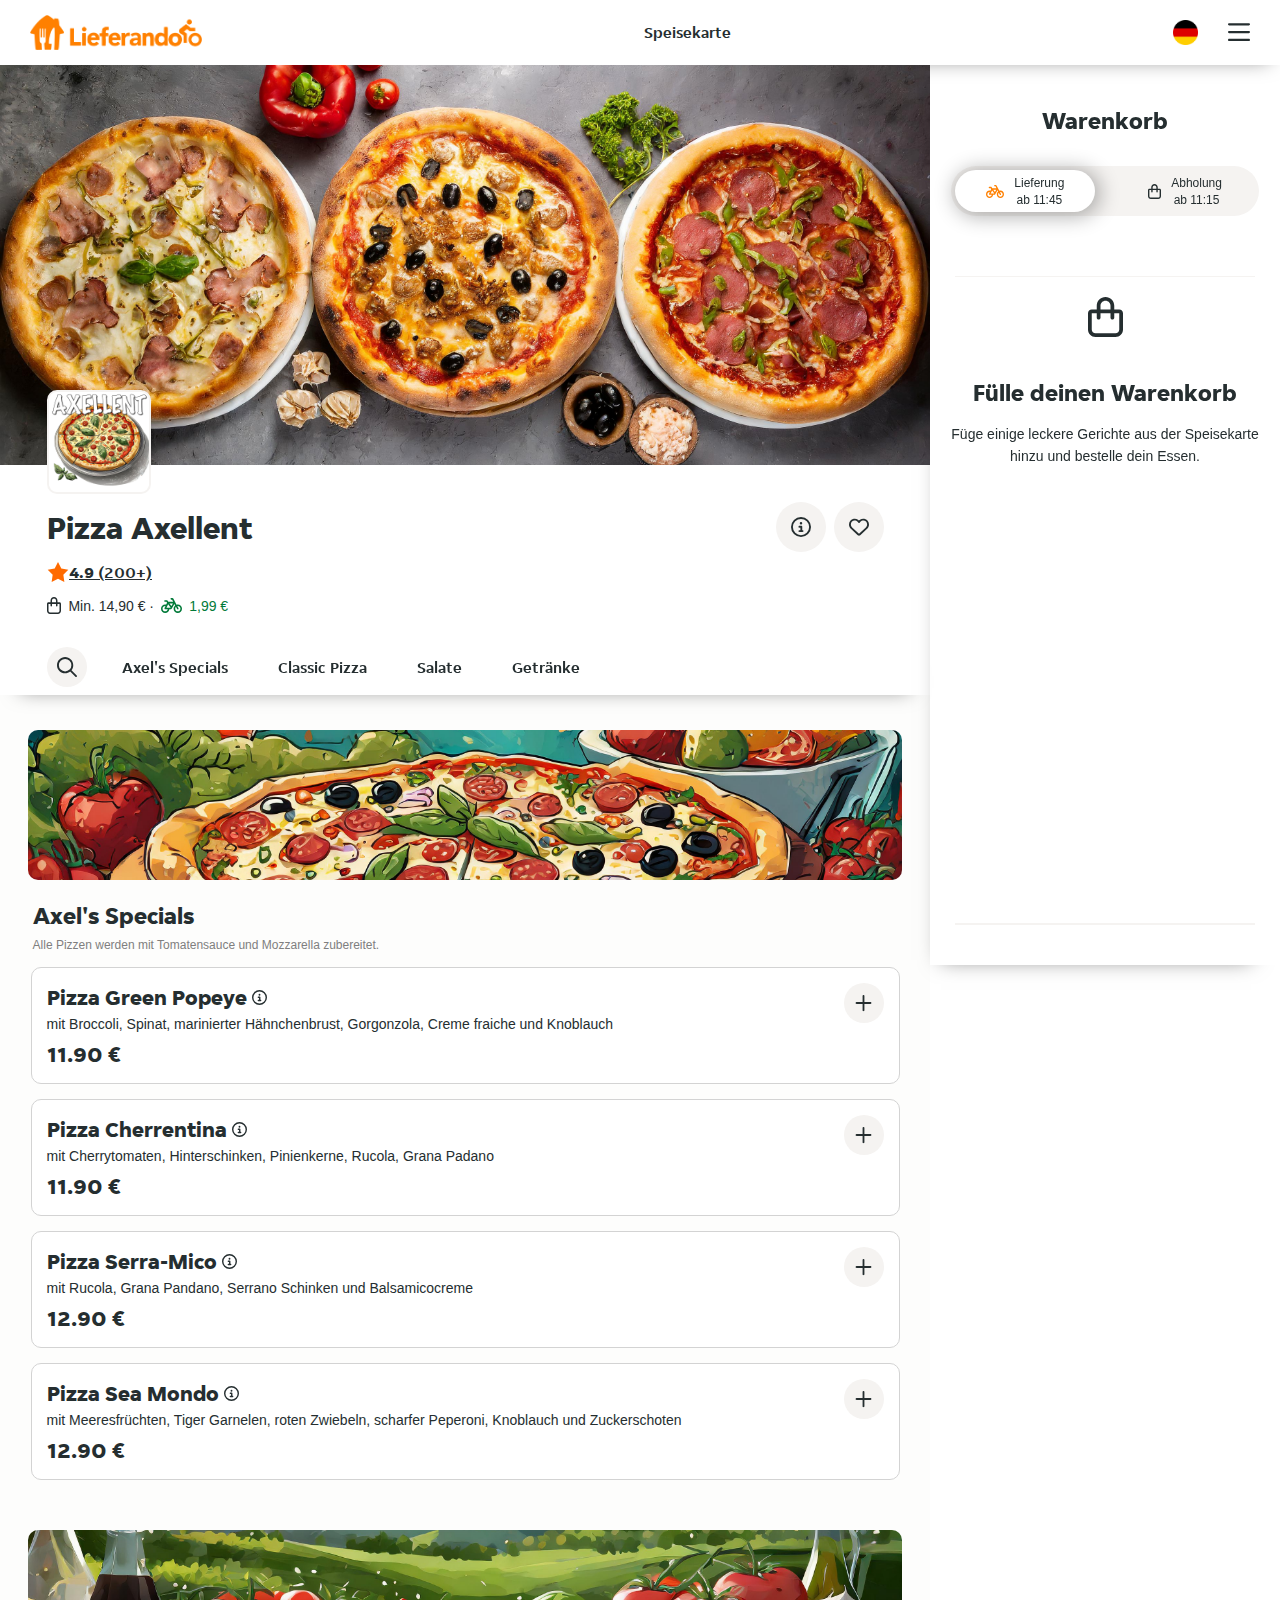
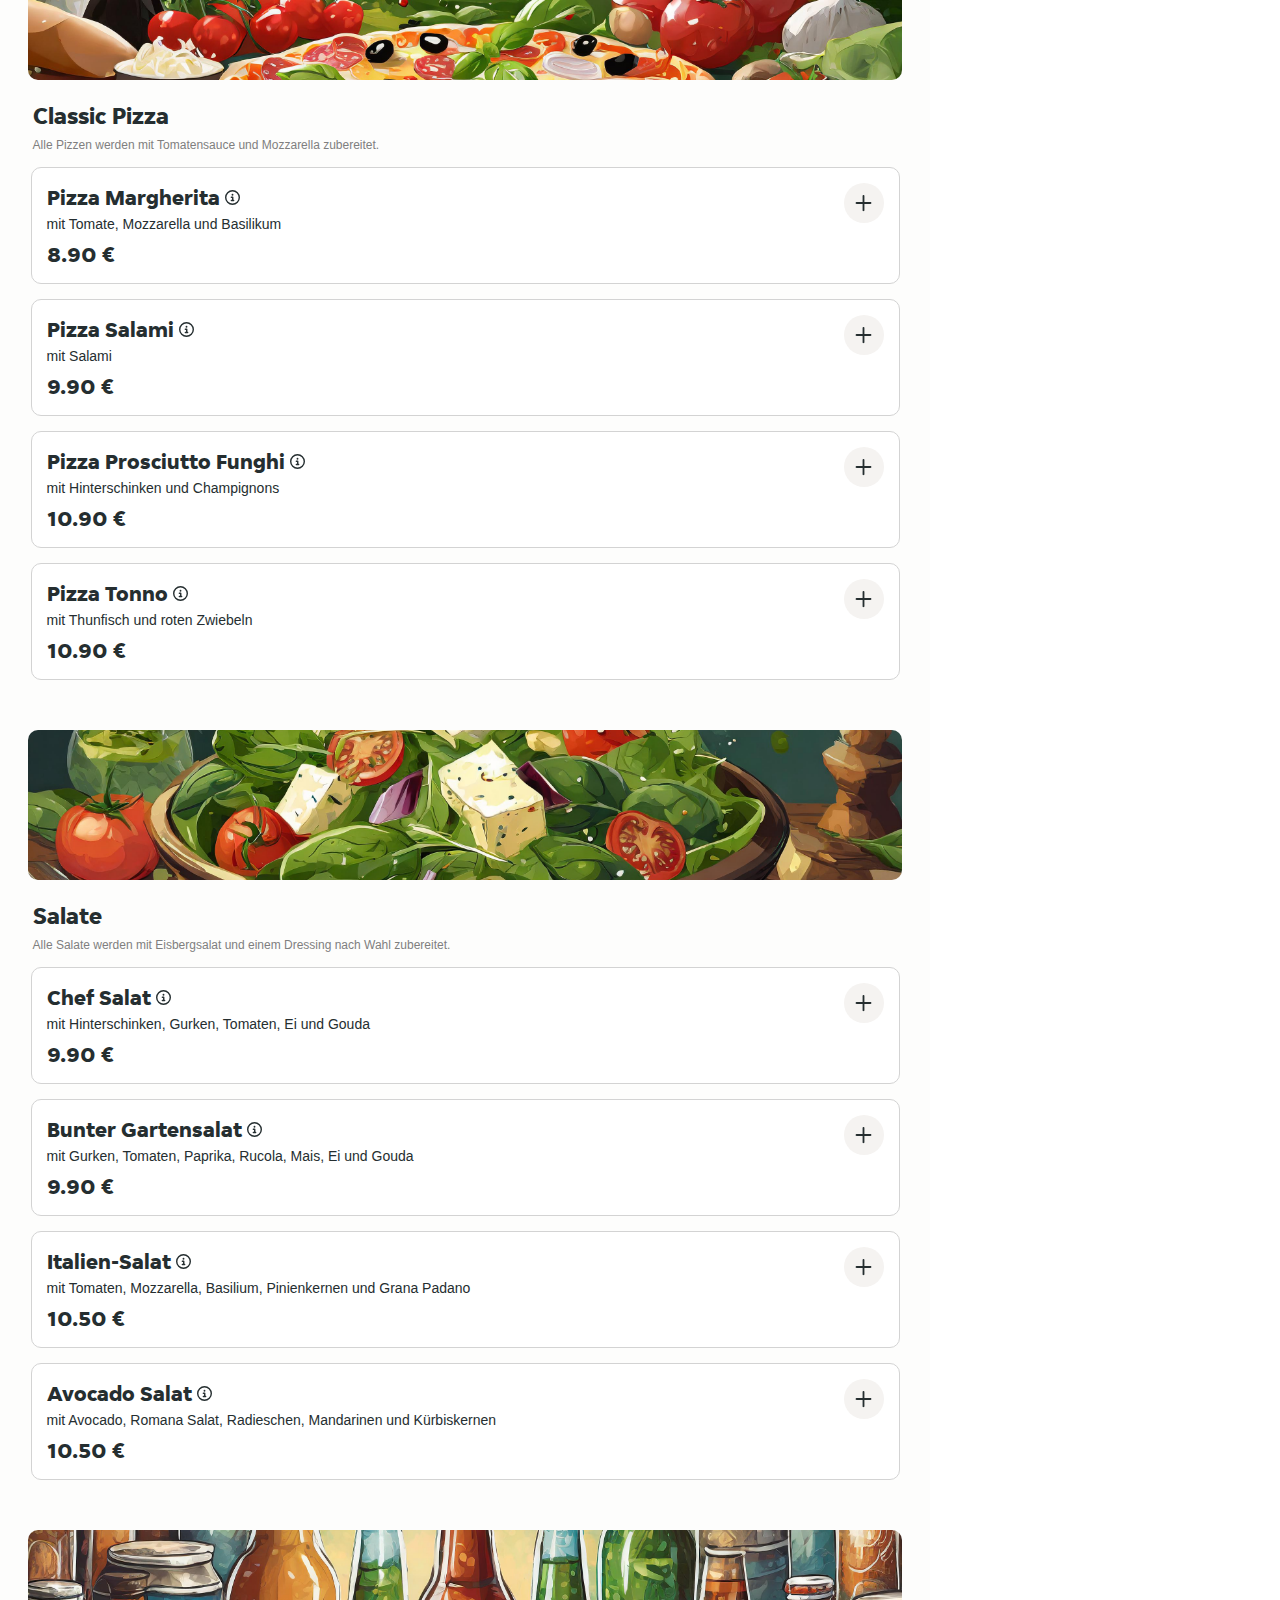
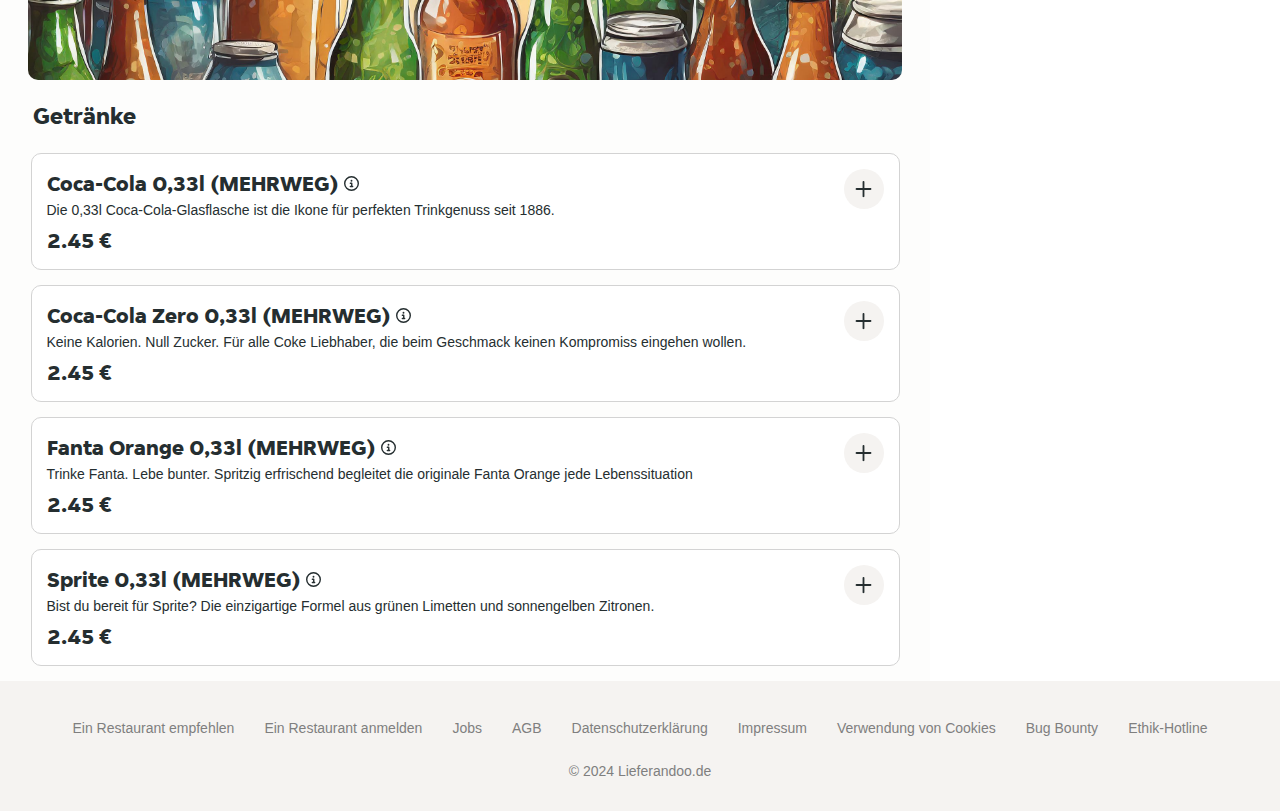
<file: index.html>
<!DOCTYPE html>
<html lang="en">
  <head>
    <meta charset="UTF-8" />
    <meta name="viewport" content="width=device-width, initial-scale=1.0" />
    <title>Lieferandoo</title>
    <link rel="shortcut icon" href="img/logo/favicon.png" type="image/x-icon" />

    <link rel="stylesheet" href="style.css" />
    <script src="script.js"></script>
    <script src="html-templates.js"></script>
    <script src="arrays.js"></script>
  </head>

  <body onload="renderMenus(), renderBasket(), addSums()">
    <header>
      <img src="img/logo/logo_final.png" alt="" />
      <p class="speisekarte">Speisekarte</p>
      <div class="header-right">
        <img class="flag" src="img/icons/ger-flag.png" alt="" />
        <img src="img/icons/bars.svg" alt="" />
      </div>
    </header>
    <main>
      <div class="main-left-container">
        <img class="header-img" src="img/header-img.jpg" alt="" />

        <div class="restaurant-container">
          <div class="restaurant-profile">
            <div class="restaurant-profile-left">
              <div class="logo-restaurant">
                <img src="img/logo/restaurant-logo3.png" alt="" />
              </div>
              <h1>Pizza Axellent</h1>
              <div class="rating">
                <img src="img/icons/star.svg" alt="" />
                <p class="underline"><b>4.9</b> (200+)</p>
              </div>
              <div class="cost-infos">
                <img src="img/icons/bag.svg" alt="" />
                <p class="font-thin">Min. 14,90 € ·</p>
                <img src="img/icons/bike-green.svg" alt="" />
                <p class="font-thin font-green">1,99 €</p>
              </div>
            </div>
            <div class="restaurant-profile-right">
              <div class="icon-border-grey">
                <img src="img/icons/info.svg" alt="" />
              </div>
              <div onclick="like()" class="icon-border-grey">
                <img id="heart" src="img/icons/heart.svg" alt="" />
              </div>
            </div>
          </div>
        </div>
        <div class="category-container">
          <div class="categories">
            <div
              onclick="openSearch()"
              id="search"
              class="icon-border-grey-small"
            >
              <img src="img/icons/glasses.svg" alt="" />
            </div>
            <input
              class="d-none"
              placeholder="Suchen..."
              onchange="filterMenus()"
              type="text"
              id="input"
            />

            <a href="#special-img">Axel's Specials</a>
            <a href="#classic-img">Classic Pizza</a>
            <a href="#salads-img">Salate</a>
            <a href="#drinks-img">Getränke</a>
          </div>
        </div>

        <div id="dishes-container" class="dishes-container">
          <div id="search-container"></div>
          <img
            id="special-img"
            src="img/special.jpg"
            alt=""
            class="dishes-main-img"
          />
          <div class="category-info">
            <h2>Axel's Specials</h2>
            <p class="font-thin">
              Alle Pizzen werden mit Tomatensauce und Mozzarella zubereitet.
            </p>
          </div>
          <div class="content-boxes" id="content-specials"></div>

          <img
            id="classic-img"
            src="img/classic.jpg"
            alt=""
            class="dishes-main-img"
          />
          <div class="category-info">
            <h2>Classic Pizza</h2>
            <p class="font-thin">
              Alle Pizzen werden mit Tomatensauce und Mozzarella zubereitet.
            </p>
          </div>
          <div class="content-boxes" id="content-classic"></div>

          <img
            id="salads-img"
            src="img/salat.jpg"
            alt=""
            class="dishes-main-img"
          />
          <div class="category-info">
            <h2>Salate</h2>
            <p class="font-thin">
              Alle Salate werden mit Eisbergsalat und einem Dressing nach Wahl
              zubereitet.
            </p>
          </div>
          <div class="content-boxes" id="content-salads"></div>

          <img
            id="drinks-img"
            src="img/drinks.jpg"
            alt=""
            class="dishes-main-img"
          />
          <div class="category-info">
            <h2>Getränke</h2>
            <p class="font-thin"></p>
          </div>
          <div class="content-boxes" id="content-drinks"></div>
        </div>
      </div>
      <div id="basket" class="basket-container">
        <h2>Warenkorb</h2>
        <div class="switch">
          <div
            id="switch1"
            class="switch-element switch-background"
            onclick="delivered()"
          >
            <img src="img/icons/bike-orange.svg" alt="" />
            <div class="switch-infos">
              <p class="font-thin">Lieferung</p>
              <p class="font-thin">ab 11:45</p>
            </div>
          </div>
          <div id="switch2" class="switch-element" onclick="takeaway()">
            <img src="img/icons/bag.svg" alt="" />
            <div class="switch-infos">
              <p class="font-thin">Abholung</p>
              <p class="font-thin">ab 11:15</p>
            </div>
          </div>
        </div>

        <div class="line"></div>
        <div id="content-basket"></div>
        <div class="line"></div>
        <div id="sums"></div>
        <div class="line"></div>
        <div class="fourty"></div>
      </div>
    </main>

    <footer>
      <div class="footer-links">
        <a class="font-thin" href="#">Ein Restaurant empfehlen</a>
        <a class="font-thin" href="#">Ein Restaurant anmelden</a>
        <a class="font-thin" href="#">Jobs</a>
        <a class="font-thin" href="#">AGB</a>
        <a class="font-thin" href="#">Datenschutzerklärung</a>
        <a class="font-thin" href="#">Impressum</a>
        <a class="font-thin" href="#">Verwendung von Cookies</a>
        <a class="font-thin" href="#">Bug Bounty</a>
        <a class="font-thin" href="#">Ethik-Hotline</a>
      </div>
      <div class="copyright">
        <a class="font-thin" href="#">© 2024 Lieferandoo.de</a>
      </div>
    </footer>

    <!-- BASKET BUTTON UNTEN RESPONSIVE -->
    <div id="basket-responsive" class="basket-responsive"></div>

    <!-- FULL BASKET RESPONSIVE -->
    <div id="full-basket" class="full-basket d-none">
    
      <div class="basket-item">
        <h2>Warenkorb</h2>
        <img
          onclick="hideFullBasket()"
          class="img-30"
          src="img/icons/xmark-clear.svg"
          alt=""
        />
      </div>
      <div class="switch">
        <div
          id="switch1Res"
          class="switch-element switch-background"
          onclick="delivered()"
        >
          <img src="img/icons/bike-orange.svg" alt="" />
          <div class="switch-infos">
            <p class="font-thin">Lieferung</p>
            <p class="font-thin">ab 11:45</p>
          </div>
        </div>
        <div id="switch2Res" class="switch-element" onclick="takeaway()">
          <img src="img/icons/bag.svg" alt="" />
          <div class="switch-infos">
            <p class="font-thin">Abholung</p>
            <p class="font-thin">ab 11:15</p>
          </div>
        </div>
      </div>

      <div class="line"></div>
      <div id="content-res-basket"></div>
      <div class="line"></div>
      <div id="sumsRes"></div>
    </div>

    <!-- Layer Order -->
    <div id="order-layer" class="layer d-none">
      <div class="innerLayer innerLayer-center">
        <div class="confirm">
          <h1>Vielen Dank für Ihre Bestellung!</h1>
          <p>
            <br />
            Sie erhalten eine Mail mit der Zusammenfassung und der
            voraussichtlichen Lieferzeit.
          </p>
        </div>

        <div onclick="returnToStart()" class="order-button">
          Weitere Bestellung >
        </div>
      </div>
    </div>
  
  </body>
</html>
</file>
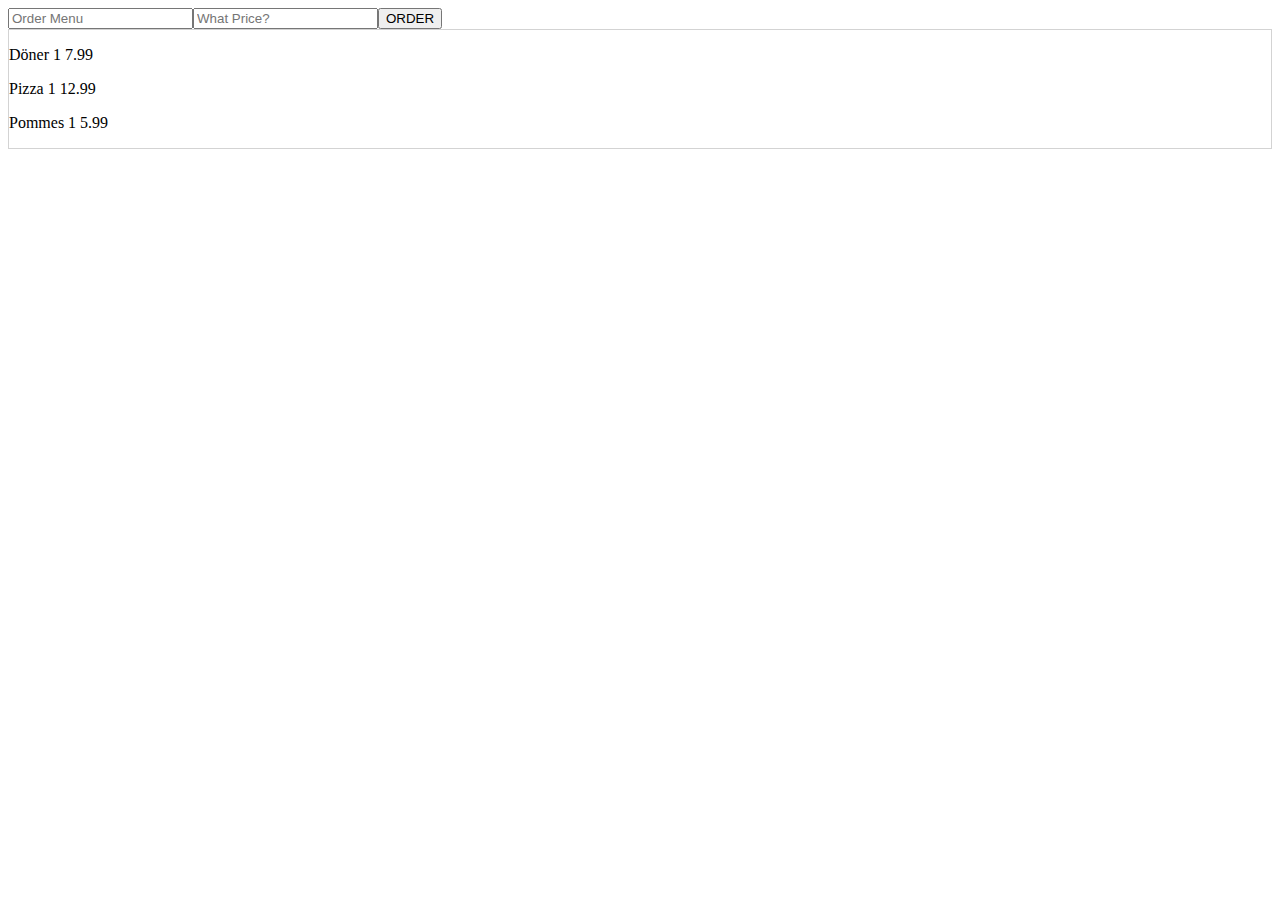
<file: coding-challenge/index.html>
<!DOCTYPE html>
<html lang="en">
<head>
    <meta charset="UTF-8">
    <meta name="viewport" content="width=device-width, initial-scale=1.0">
    <title>Document</title>
    <script src="script.js"></script>
    <link rel="stylesheet" href="style.css">
</head>
<body onload="render()">
    


    <div>
        <input type="text" id="menu" placeholder="Order Menu"><input type="text" id="price" placeholder="What Price?"><button onclick="onAddMenu()" id="b1">ORDER</button>
    </div>

    <div id="output">

    </div>
</body>
</html>
</file>
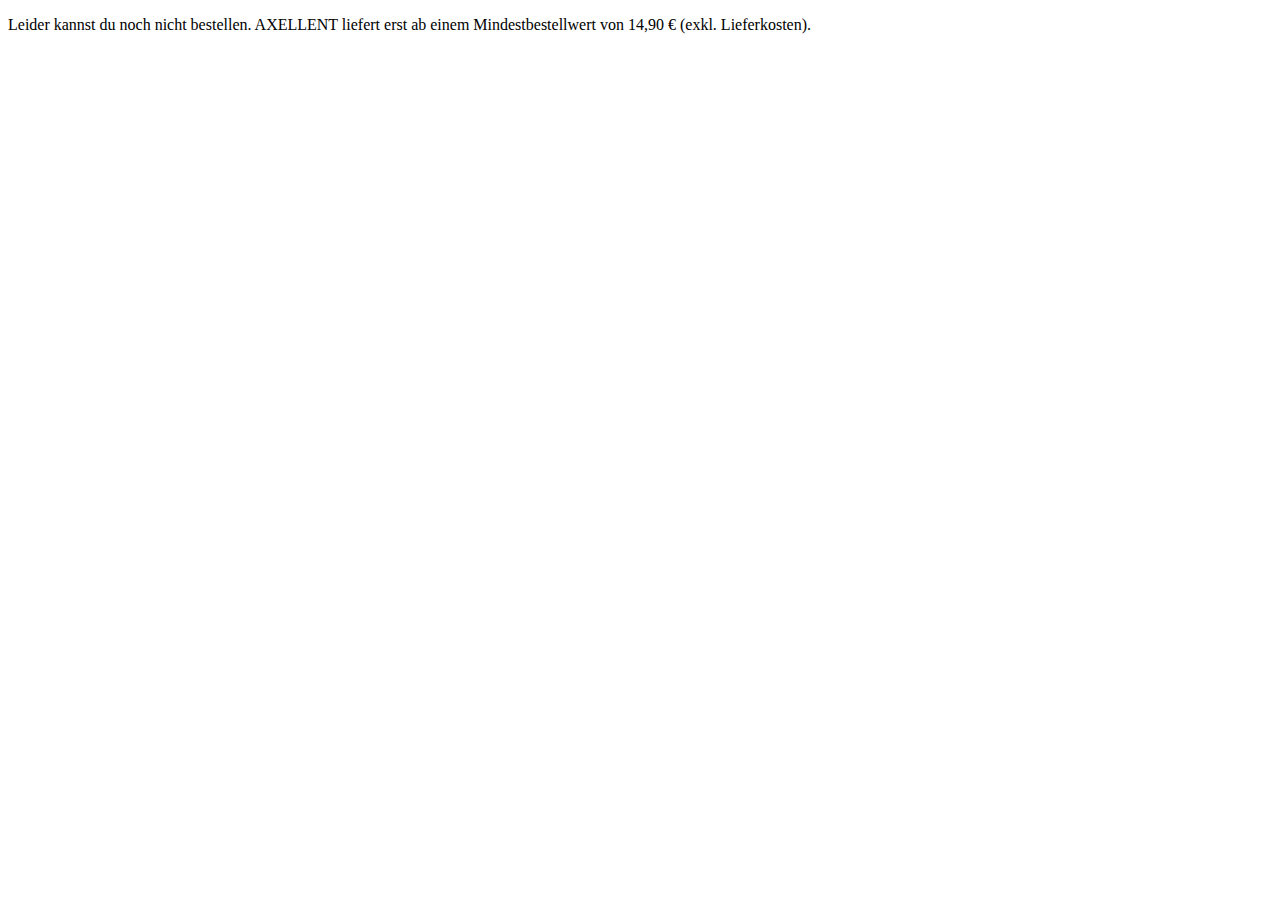
<file: create.html>
<!DOCTYPE html>
<html lang="en">
<head>
    <meta charset="UTF-8">
    <meta name="viewport" content="width=device-width, initial-scale=1.0">
    <title>Document</title>

<style>
    .minimum-order {
        
    }

</style>
</head>
<body>
    <div class="minimum-order">
        <p>Leider kannst du noch nicht bestellen. 
            AXELLENT liefert erst ab einem Mindestbestellwert von 14,90 € (exkl. Lieferkosten).</p>
    </div>
</body>
</html>
</file>
<file: style.css>
@font-face {
    font-family: 'jet'; 
    src: url('./fonts2/base-subset/JETSansDigital-Regular-optimised.woff') format('opentype');
    font-weight: normal;
}
@font-face {
    font-family: 'jet'; 
    src: url('./fonts2/base-subset/JETSansDigital-Bold-optimised.woff') format('opentype');
    font-weight: bolder;
}
@font-face {
    font-family: 'jet'; 
    src: url('./fonts2/base-subset/JETSansDigital-ExtraBold-optimised.woff') format('opentype');
    font-weight: bold;
}

html {
    scroll-behavior: smooth;
  }

body {
    margin: 0;
    color: rgb(37, 46, 48);
    font-family: 'jet';
    font-weight: normal;
    font-size: 16px;
}

.d-none {
    display: none !important;
}

.fourty {
    height: 40px;
}
a {
    text-decoration: none;
    color: rgb(37, 46, 48);
    cursor: pointer;
    padding: 9px 15px 9px 15px;
    border-radius: 20px;
}

a:hover {
    background-color: rgba(245, 243, 241, 1);
}

h1 {
    margin-block-start: 0;
    margin-block-end: 0;
}

h2 {
    margin-block-start: 0;
    margin-block-end: 0;
}

h3 {
    margin-block-start: 0;
    margin-block-end: 0;
    font-size: 22px;
}

p {
    margin-block-start: 0;
    margin-block-end: 0;
}

.p-larger {
    font-size: 18px;
}

.font-thin {
    font-family: Verdana, Geneva, Tahoma, sans-serif;
    font-size: 14px; 
}

.font-thin-larger {
    font-size: 18px;
}

.font-green {
    color: rgba(2,122,57,1);
}

.underline {
    text-decoration: underline;
}

header {
    display: flex;
    justify-content: space-between;
    align-items: center;
    padding: 15px 30px 15px 30px;
    box-shadow: 9px 15px 20px -20px rgba(0,0,0,0.5);
}

header img {
    height: 35px;
    cursor: pointer;
}

.header-right {
    display: flex;
    gap: 30px;
    cursor: pointer;
}

.header-right img {
    height: 25px;
}

footer {
    width: 100%;
    background-color: rgba(245, 243, 241, 1);
    display: flex;
    flex-direction: column;
    align-items: center;
    padding-top: 30px;
    padding-bottom: 30px;
    gap: 15px;
}

.footer-links {
    display: flex;
    justify-content: center;
    flex-wrap: wrap;
}

footer a {
    color: rgb(127, 127, 127);
}

main {
    display: flex;
    justify-content: flex-start;
    width: 100%;
}

.main-left-container {
    flex: 1;
}

.header-img {
    width: 100%;
    height: 400px;
    object-fit: cover;
}

.restaurant-container {
    width: 100%;
    display: flex;
    flex-direction: column;
    justify-content: center;
    align-items: center;
    margin-top: -80px;
}

.restaurant-profile {
    width: 950px;
    display: flex;
    justify-content: space-between;
    align-items: center;
    padding-left: 0px;
    padding-right: 0px;
    padding-bottom: 25px;
}

.restaurant-profile-left {
    display: flex;
    flex-direction: column;    
    gap: 14px;
}

.logo-restaurant {
    width: 100px;
    height: 100px;
    border: 2px solid rgba(245, 243, 241, 1);
    border-radius: 10px;
    background-color: white;
}

.logo-restaurant img {
    height: 100%;
    width: 100%;
    object-fit: cover;
}

.rating {
    display: flex;
}

.rating img {
    height: 20px;
}

.cost-infos {
    display: flex;
    align-items: flex-end;
    gap: 7px;
}

.cost-infos img {
    height: 17px;
}

.restaurant-profile-right {
    display: flex;
    gap: 8px;
    padding-top: 50px;
}

.icon-border-grey {
    height: 50px;
    width: 50px;
    border-radius: 50%;
    display: flex;
    justify-content: center;
    align-items: center;
    background-color: rgba(245, 243, 241, 1);
    cursor: pointer;
}

.icon-border-grey img {
    height: 20px;
}

.category-container {
    width: 100%;
    display: flex;
    justify-content: center;
    align-items: center;
    background-color: white;
    box-shadow: 0px 15px 20px -20px rgba(0,0,0,0.5);
    position: sticky;
    top: 0;
}

.categories {
    width: 1000px;
    display: flex;
    align-items: center;
    gap: 20px;
    padding-top: 8px;
    padding-bottom: 8px;
}

.icon-border-grey-small {
    height: 40px;
    width: 40px;
    border-radius: 50%;
    display: flex;
    justify-content: center;
    align-items: center;
    background-color: rgba(245, 243, 241, 1);
    cursor: pointer
}

.lightgray {
    background-color: lightgray;
}

.icon-border-grey-small img {
    height: 20px;
}

input {
    height: 31px;
    width: 200px;
    border: 3px solid lightgray;
    border-radius: 9px;
    padding-left: 5px;
    margin-left: -13px;
}

::placeholder {
    color: rgb(179, 179, 179);
    font-family:Verdana, Geneva, Tahoma, sans-serif
}

#search-container {
    width: 100%;
    display: flex;
    flex-direction: column;
    align-items: center;
}

.search-headline {
    width:950px;
    display: flex;
    gap: 20px;
    align-items: center;
    padding-top: 40px;
    padding-bottom: 20px;
    font-size: 25px;
    font-weight: normal;
    color:darkgray;
}

.dishes-container {
    background-color: rgba(253,253,252,1);
    width: 100%;
    display: flex;
    flex-direction: column;
    justify-content: center;
    align-items: center;
}

.content-boxes {
    width: 100%;
    display: flex;
    flex-direction: column;
    align-items: center;
}

.dishes-main-img {
    height: 150px;
    width: 950px;
    border-radius: 10px;
    object-fit: cover;  
    margin-top: 35px;
}

.category-info {
    width: 950px;
    padding-top: 20px;
}

.category-info p {
    font-size: 12px;
    color: rgb(127, 127, 127);
    padding-top: 7px;
    padding-bottom: 15px;
}

.dish-container {
    width: 920px;
    border-radius: 10px;
    border: 1px solid lightgray;
    display: flex;
    justify-content: space-between;
    gap: 8px;
    padding: 15px;
    margin-bottom: 15px;
    background-color: white;
}

.dish-container-left {
    display: flex;
    flex-direction: column;
    flex: 1;
}

.dish-info {
    display: flex;
    align-items: center;
    gap: 5px;
    padding-bottom: 5px;
}

.dish-info img {
    height: 15px;
    width: 15px;
}

#dish-price {
    padding-top: 8px;
}

.basket-container {
    display: flex;
    flex-direction: column;
    justify-content: flex-start;
    align-items: center;
    box-shadow: -9px 15px 20px -20px rgba(0,0,0,0.5);
    position: sticky;
    right: 0;
    top: 0;
    max-height: 100vh;
    width: 350px;
    overflow-y: auto;
}

.basket-responsive {
    display: flex;
    flex-direction: column;
    align-items: center;
    position: sticky;
    right: 0;
    left: 0;
    bottom: 0;
    height: 100px;
    background-color: white;
    z-index: 900;
    border-top: 1px solid lightgray;
}

.basket-container h2 {
    margin-top: 40px;
}

.switch {
    background-color: rgba(245, 243, 241, 1);
    width: 300px;
    height: 50px;
    border-radius: 25px;
    display: flex;
    justify-content: center;
    align-items: center;
    gap: 20px;
    margin-top: 30px;
    margin-bottom: 60px;
    padding-left: 4px;
    padding-right: 4px;
}

.switch-element {
    display: flex;
    justify-content: center;
    align-items: center;
    width: 180px;
    gap: 10px;
    cursor: pointer;
    
}

.switch-element img {
    height: 15px;
}

.switch-background {
    background-color: white;
    width: 180px;
    height: 42px;
    border-radius: 21px;
    box-shadow: 2px 2px 20px 3px rgba(0,0,0,0.3);
    
} 

.switch-infos {
    display: flex;
    flex-direction: column;
    align-items: center;
    gap: 3px;
}

.switch-infos p {
    font-size: 12px;
}

#content-basket, #content-res-basket {
    flex: 1;
    overflow: auto;
}



#sums, #sumsRes {
    padding-bottom: 40px;
    padding-top: 20px;
}

.empty-basket {
    display: flex;
    flex-direction: column;
    align-items: center;
    padding: 20px;
}

.empty-basket img {
    height: 40px;
}

.empty-basket p {
    text-align: center;
    padding-top: 15px;
    line-height: 1.6;
}

.basket-item-container {
    display: flex;
    flex-direction: column;
    align-items: center;
}

.basket-item {
    width: 300px;
    padding: 20px;
    display: flex;
    justify-content: space-between;
}

.img-30 {
    height: 30px;
    cursor: pointer;
} 

.item-amount {
    width: 30px;
}

.item-infos {
    display: flex;
    flex-direction: column;
    gap: 12px;
    width: 150px;
}

.var-amount {
    display: flex;
    justify-content: flex-end;   
    align-items: center;
    gap: 10px;
}

.price-add-amount {
    display: flex;
    flex-direction: column;
    align-items: flex-end;
    justify-content: space-between;
}

.line {
    background-color: rgba(245, 243, 241, 1);
    height: 1px;
    width: 300px;
}

.minimum-order, .note {
    width: 280px;
    border: 1px solid rgb(127, 127, 127);
    border-radius: 7px;
    padding: 5px 10px 5px 10px;
    margin-top: 20px;
    margin-bottom: 30px;
}

.minimum-order p {
    font-size: 12px;
    color: rgb(127, 127, 127); 
}

#sum, #sumRes {
    display: flex;
    flex-direction: column;
    justify-content: center;
    align-items: center;
    padding-top: 20px;
}

table {
    width: 300px;
}

td:last-child {
    text-align: right;
}

tr:last-child {
    font-size: 18px;
}

.order-button {
    width: 300px;
    height: 50px;
    background-color: rgb(255, 128, 1);
    color: white;
    font-size: 20px;
    border-radius: 25px;
    display: flex;
    justify-content: center;
    align-items: center;
    margin-top: 20px;
    cursor: pointer;
}

.order-button-minimum {
    background-color: rgba(245, 243, 241, 1);
    color: rgb(127, 127, 127);
}

.order-button:hover {
    background-color: rgb(255, 111, 0);
}

.order-button-minimum:hover {
    background-color: rgba(245, 243, 241, 1);
}

.confirm {
    border: 2px solid rgb(255, 111, 0);
    color:rgb(255, 128, 1);
    border-radius: 20px;
    margin-top: 15px;
    padding: 15px;
    text-align: center;
    font-size: 20px;
}

.note-text {
    cursor: pointer;
}

.layer {
    position: fixed;
    top: 0;
    bottom: 0;
    right: 0;
    left: 0;
    z-index: 999;
    background-color: rgba(0,0,0,0.2);
    display: flex;
    justify-content: center;
    align-items: center;
}

.innerLayer {
    height: 50vh;
    width: 30vw;
    background-color: white;
    border-radius: 20px;
    padding: 30px;
    display: flex;
    flex-direction: column;
    justify-content: space-between;
}

.innerLayer-center {
    align-items: center;
}

.innerLayer img {
    height: 70px;
    cursor: pointer;
}

input:focus {
    outline:none;
}

textarea:focus {
    outline:none;
}

.writeNote {
    border: unset;
    font-family: "Roboto", sans-serif;
    font-size: 30px;
    font-weight: bold;
    padding-bottom: 30px;
}

.icons-layer {
    display: flex;
    justify-content: space-between;
    align-items: flex-end;
}

.icons img {
    height: 50px;
    transition: 0.1s;
}

.icons img:hover {
    height: 55px;
}

.d-none {
    display: none !important;
}

.full-basket {
    display: flex;
    flex-direction: column;
    align-items: center;
    box-shadow: -9px 15px 20px -20px rgba(0,0,0,0.5);
    position: fixed;
    right: 0;
    left: 0;
    bottom: 0;
    top: 0;
    width: 100vw;
    background-color: white;
    z-index: 900;
    overflow-y: auto;
}



@media(max-width: 1400px) {
    .restaurant-profile, .categories, .dish-container, .search-headline {
        width: 90%;
    };
    .content-boxes {
        width: 100%;
    }
    .dishes-main-img {
        width: 94%;
    }
    .category-info {
        width: 93%;
    }
}

@media(max-width: 1000px) {
    .basket-container {
        display: none;
    }
    .innerLayer {
        width: 70vw;
    }
    .confirm h1 {
        font-size: 1.5em;
    }
}

@media(min-width: 1001px) {
    .basket-responsive {
        display: none;
    }
}

@media(max-width: 650px) {
    .categories {
        flex-direction: column;
        align-items: center;
        gap: 3px;
    }
    header img {
        height: 20px;
    }
    .flag, .speisekarte {
        display: none;
    }
    .header-img {
        height: 200px;
    }
    h1 {
        font-size: 1.5em;
    }
    .icon-border-grey {
        height: 35px;
        width: 35px;
    }
    .order-button {
        width: 250px;
    }
    .confirm p {
        font-size: 16px;
    }
    .writeNote {
        font-size: 25px;
    }
}
</file>
<file: coding-challenge/style.css>
#output {
    border: 1px solid lightgrey;
}
</file>
